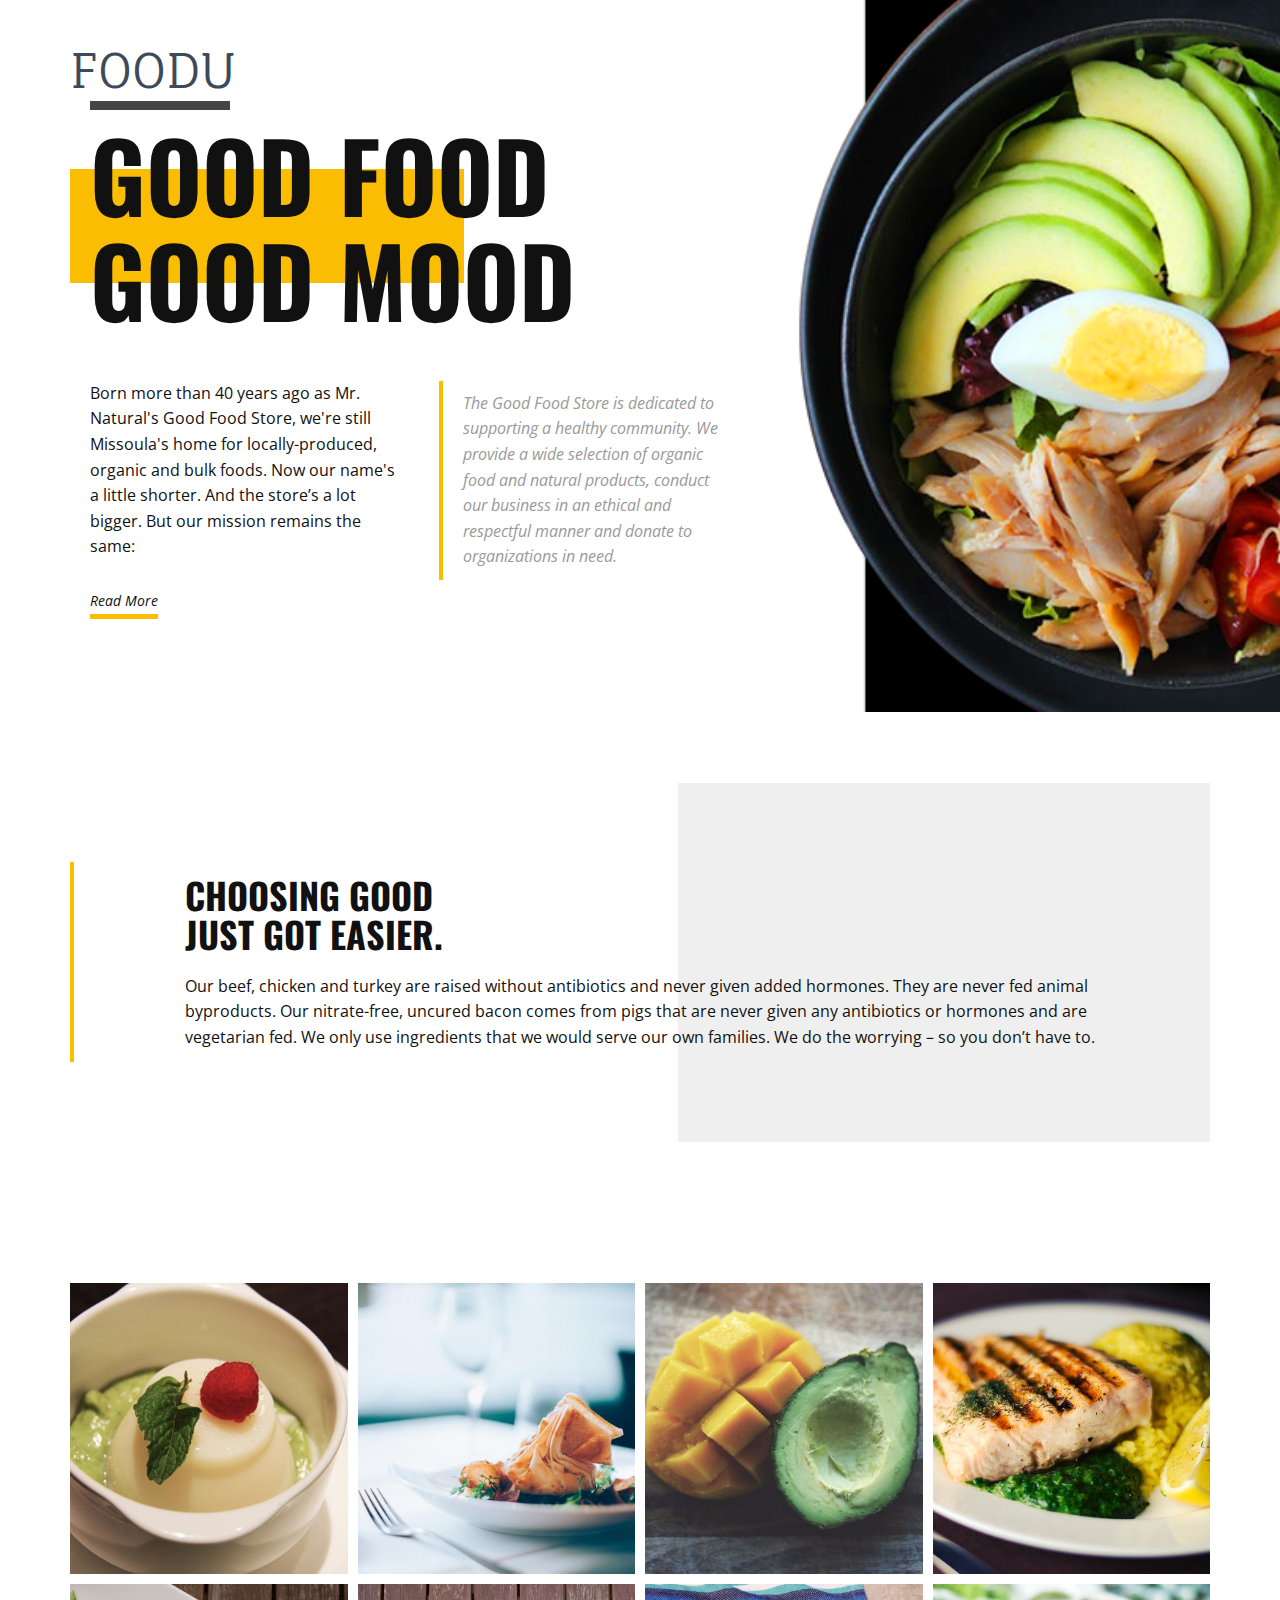
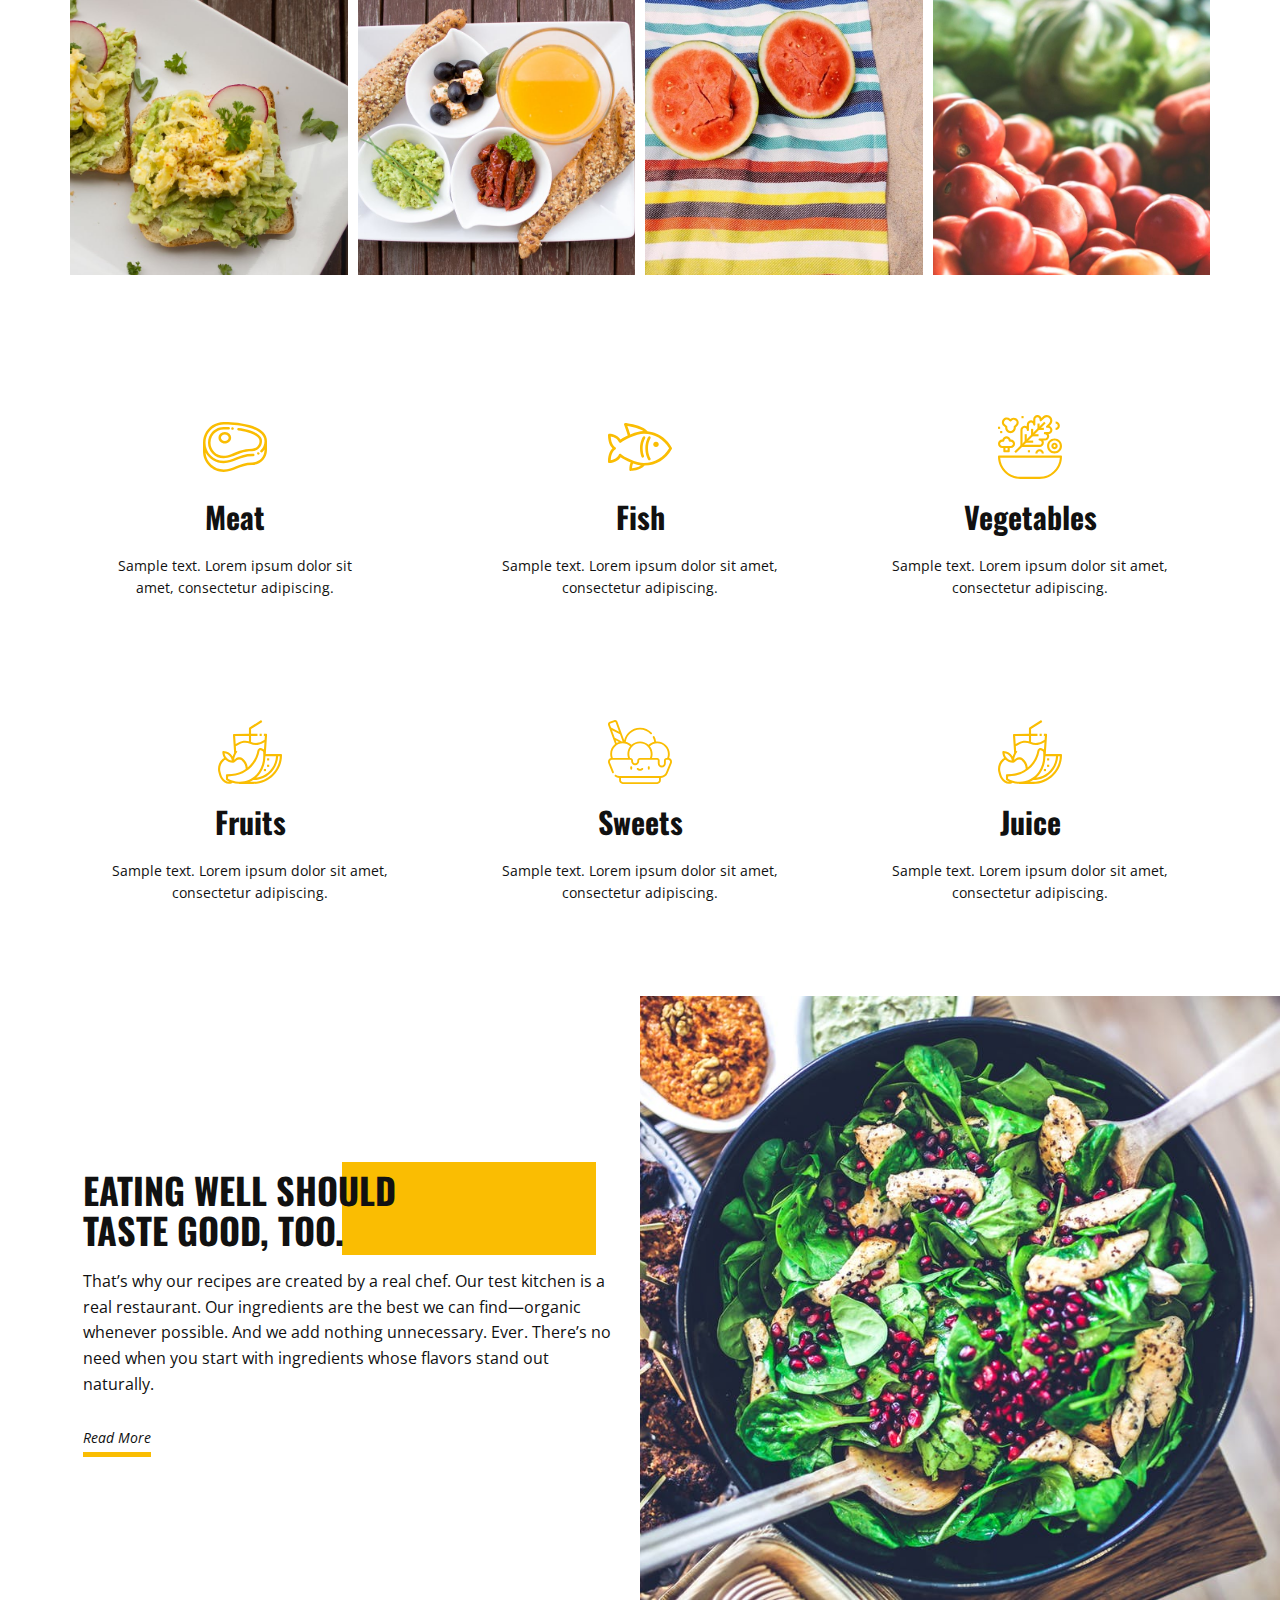
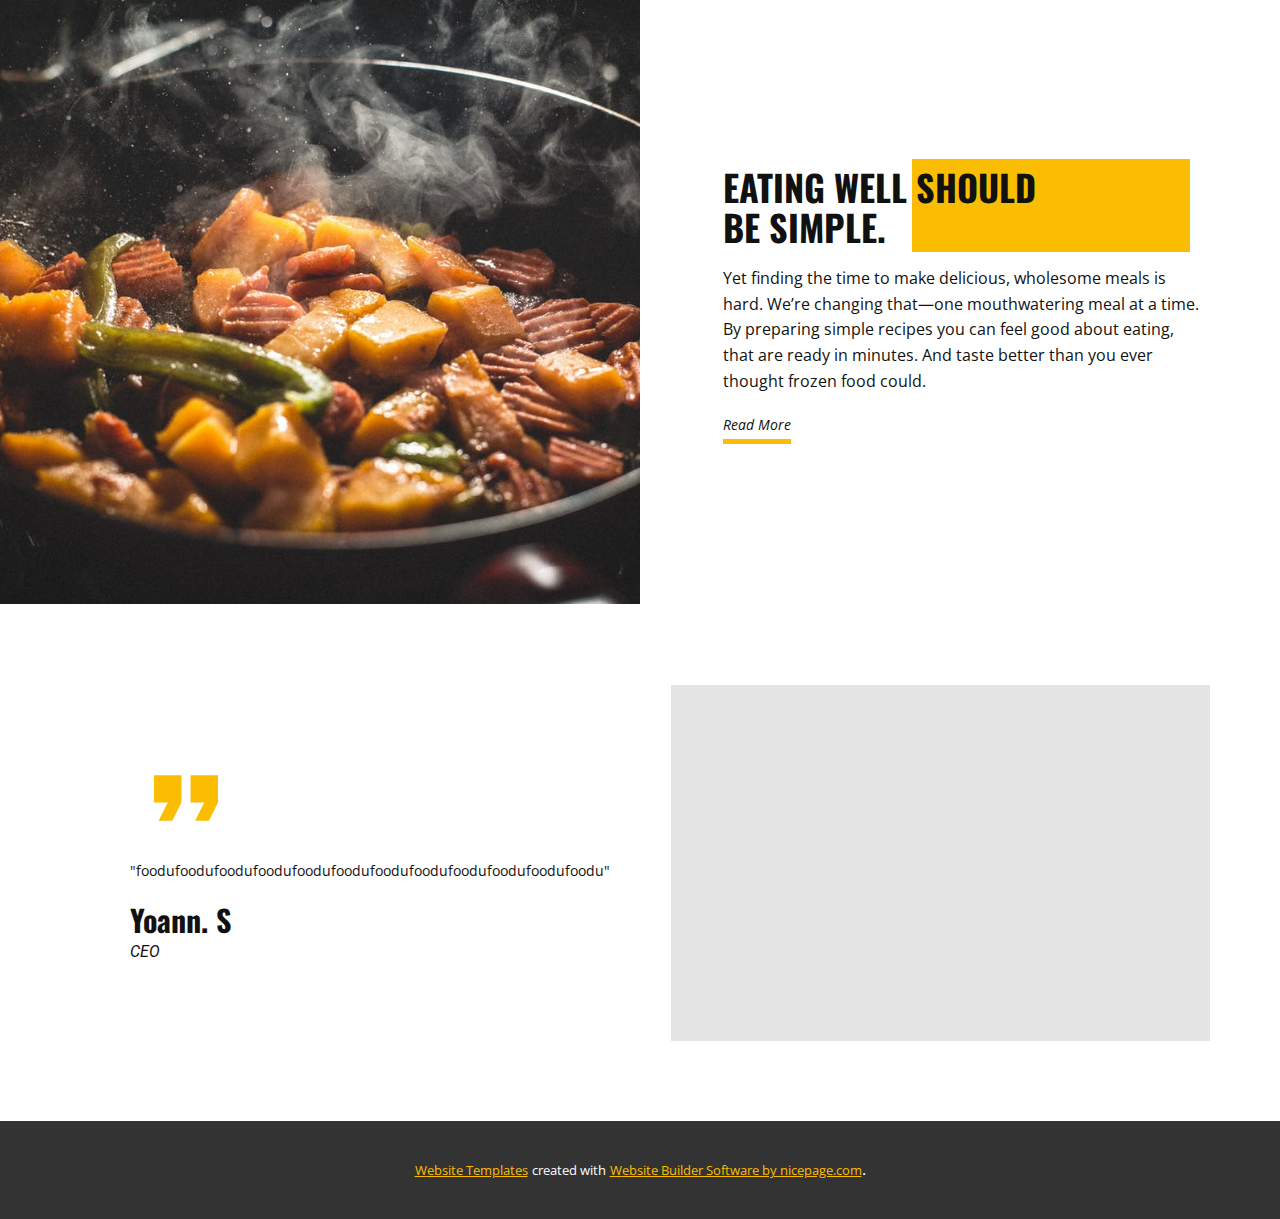
<file: FOODU.html>
<!DOCTYPE html>
<html style="font-size: 16px;" lang="en"><head>
    <meta name="viewport" content="width=device-width, initial-scale=1.0">
    <meta charset="utf-8">
    <meta name="keywords" content="GOOD FOOD
GOOD MOOD, CHOOSING GOOD
JUST GOT EASIER., EATING WELL SHOULD TASTE GOOD, TOO., EATING WELL SHOULDBE SIMPLE.">
    <meta name="description" content="">
    <title>FOODU</title>
    <link rel="stylesheet" href="nicepage.css" media="screen">
<link rel="stylesheet" href="FOODU.css" media="screen">
    <meta name="Foodu" content="foodu.com">
    <link id="u-theme-google-font" rel="stylesheet" href="https://fonts.googleapis.com/css?family=Roboto:100,100i,300,300i,400,400i,500,500i,700,700i,900,900i|Open+Sans:300,300i,400,400i,500,500i,600,600i,700,700i,800,800i">
    <link id="u-page-google-font" rel="stylesheet" href="https://fonts.googleapis.com/css?family=Oswald:200,300,400,500,600,700|Fauna+One:400">
      
    <script type="application/ld+json">{
		"@context": "http://schema.org",
		"@type": "Organization",
		"name": ""
}</script>
    <meta name="theme-color" content="#fabd02">
    <meta property="og:title" content="FOODU">
    <meta property="og:type" content="website">
  <meta data-intl-tel-input-cdn-path="intlTelInput/"></head>
  <body class="u-body u-xl-mode" data-lang="en"> 
    <section class="u-clearfix u-section-1" id="sec-5e06">
      <img src="images/d42af3f464955b038c7b12a3b7f259b6.png" alt="" class="u-expanded-height-lg u-expanded-height-md u-expanded-height-xl u-image u-image-default u-image-1" data-image-width="391" data-image-height="585">
      <h1 class="u-custom-font u-text u-text-default u-text-palette-2-dark-2 u-text-1">FOODU</h1>
      <div class="u-clearfix u-layout-wrap u-layout-wrap-1">
        <div class="u-layout" style="">
          <div class="u-layout-col" style="">
            <div class="u-size-30" style="">
              <div class="u-layout-row" style="">
                <div class="u-layout-cell u-left-cell u-right-cell u-size-60 u-layout-cell-1">
                  <div class="u-container-layout">
                    <div class="u-border-9 u-border-grey-dark-1 u-line u-line-horizontal u-line-1"></div>
                    <div class="u-palette-1-base u-shape u-shape-rectangle u-shape-1"></div>
                    <h1 class="u-custom-font u-font-oswald u-text u-title u-text-2">GOOD FOOD <br>GOOD MOOD&nbsp;<br>
                    </h1>
                  </div>
                </div>
              </div>
            </div>
            <div class="u-size-30">
              <div class="u-layout-row">
                <div class="u-layout-cell u-left-cell u-size-30 u-layout-cell-2">
                  <div class="u-container-layout">
                    <p class="u-text u-text-3">Born more than 40 years ago as Mr. Natural's Good Food Store, we're still Missoula's home for locally-produced, organic and bulk foods. Now our name's a little shorter. And the store’s a lot bigger. But our mission remains the same:</p>
                    <a href="#" class="u-border-5 u-border-palette-1-base u-link u-text-body-color u-link-1">Read More</a>
                  </div>
                </div>
                <div class="u-layout-cell u-right-cell u-size-30 u-layout-cell-3">
                  <div class="u-container-layout">
                    <blockquote class="u-custom-font u-text u-text-font u-text-grey-40 u-text-4">The Good Food Store is dedicated to supporting a healthy community. We provide a wide selection of organic food and natural products, conduct our business in an ethical and respectful manner and donate to organizations in need.</blockquote>
                  </div>
                </div>
              </div>
            </div>
          </div>
        </div>
      </div>
    </section>
    <section class="u-clearfix u-section-2" id="sec-4f2b">
      <div class="u-clearfix u-sheet u-sheet-1">
        <div class="u-align-left u-grey-10 u-opacity u-opacity-60 u-right-0 u-shape u-shape-1"></div>
        <div class="u-align-left u-group u-group-1">
          <div class="u-container-layout u-valign-middle u-container-layout-1">
            <h2 class="u-align-left-xs u-custom-font u-font-oswald u-text u-text-1">CHOOSING GOOD <br>JUST GOT EASIER.
            </h2>
            <p class="u-text u-text-2">Our beef, chicken and turkey are raised without antibiotics and never given added hormones. They are never fed animal byproducts. Our nitrate-free, uncured bacon comes from pigs that are never given any antibiotics or hormones and are vegetarian fed. We only use ingredients that we would serve our own families. We do the worrying – so you don’t have to.</p>
          </div>
        </div>
        <div class="u-align-left u-border-4 u-border-palette-1-base u-left-0 u-line u-line-vertical u-line-1"></div>
      </div>
    </section>
    <section class="u-clearfix u-section-3" id="sec-b7d1">
      <div class="u-clearfix u-sheet u-sheet-1">
        <div class="u-clearfix u-expanded-width u-gutter-10 u-layout-wrap u-layout-wrap-1">
          <div class="u-gutter-0 u-layout">
            <div class="u-layout-col">
              <div class="u-size-30">
                <div class="u-layout-row">
                  <div class="u-image u-layout-cell u-left-cell u-size-15 u-size-30-md u-image-1" data-image-width="1280" data-image-height="800">
                    <div class="u-container-layout"></div>
                  </div>
                  <div class="u-image u-layout-cell u-size-15 u-size-30-md u-image-2" data-image-width="1280" data-image-height="800">
                    <div class="u-container-layout"></div>
                  </div>
                  <div class="u-image u-layout-cell u-size-15 u-size-30-md u-image-3" data-image-width="1280" data-image-height="800">
                    <div class="u-container-layout"></div>
                  </div>
                  <div class="u-image u-layout-cell u-right-cell u-size-15 u-size-30-md u-image-4">
                    <div class="u-container-layout"></div>
                  </div>
                </div>
              </div>
              <div class="u-size-30">
                <div class="u-layout-row">
                  <div class="u-image u-layout-cell u-left-cell u-size-15 u-size-30-md u-image-5">
                    <div class="u-container-layout"></div>
                  </div>
                  <div class="u-image u-layout-cell u-size-15 u-size-30-md u-image-6">
                    <div class="u-container-layout"></div>
                  </div>
                  <div class="u-image u-layout-cell u-size-15 u-size-30-md u-image-7" data-image-width="1280" data-image-height="800">
                    <div class="u-container-layout"></div>
                  </div>
                  <div class="u-image u-layout-cell u-right-cell u-size-15 u-size-30-md u-image-8" data-image-width="1280" data-image-height="800">
                    <div class="u-container-layout"></div>
                  </div>
                </div>
              </div>
            </div>
          </div>
        </div>
      </div>
    </section>
    <section class="u-clearfix u-section-4" id="sec-9561">
      <div class="u-clearfix u-sheet u-sheet-1">
        <div class="u-clearfix u-expanded-width u-gutter-30 u-layout-wrap u-layout-wrap-1">
          <div class="u-gutter-0 u-layout">
            <div class="u-layout-col">
              <div class="u-size-30">
                <div class="u-layout-row">
                  <div class="u-layout-cell u-left-cell u-size-20 u-layout-cell-1">
                    <div class="u-container-layout u-container-layout-1"><span class="u-icon u-text-palette-1-base u-icon-1"><svg class="u-svg-link" preserveAspectRatio="xMidYMin slice" viewBox="0 0 512 512" style="undefined";><use xlink:href="#svg-7965"></use></svg><svg class="u-svg-content" viewBox="0 0 512 512" x="0px" y="0px" id="svg-7965" style="enable-background:new 0 0 512 512;"><g><g><path d="M468.467,125.688c-23.347-18.607-56.3-33.841-97.944-45.277c-80.091-21.994-170.408-24.368-205.522-24.368    C74.019,56.043,0,130.063,0,221.045v69.91c0,90.983,74.019,165.002,165.001,165.002c41.953,0,73.46-13.142,106.817-27.056    c34.496-14.389,70.165-29.267,120.331-29.267c66.086,0,119.851-53.766,119.851-119.851v-69.91    C512,177.034,497.353,148.71,468.467,125.688z M460.046,296.642c3.786,4.023,10.115,4.212,14.136,0.427    c6.782-6.386,12.748-13.501,17.818-21.162v3.876c0,55.059-44.793,99.851-99.851,99.851c-54.17,0-91.718,15.662-128.03,30.808    c-31.457,13.121-61.169,25.515-99.118,25.515c-76.82,0-139.869-60.053-144.693-135.678c28.08,51.073,82.409,85.766,144.693,85.766    c41.953,0,73.46-13.142,106.817-27.056c34.496-14.389,70.165-29.267,120.331-29.267c3.727,0,7.492-0.176,11.192-0.522    c5.499-0.515,9.539-5.39,9.024-10.889c-0.515-5.498-5.396-9.537-10.889-9.023c-3.083,0.288-6.22,0.435-9.327,0.435    c-54.17,0-91.718,15.662-128.03,30.808c-31.457,13.121-61.169,25.515-99.118,25.515c-79.954,0-145.001-65.047-145.001-145    c0-79.954,65.047-145.002,145.001-145.002c34.303,0,122.481,2.305,200.226,23.654C449.347,122.799,492,159.867,492,209.873    c0,27.295-11.492,53.769-31.528,72.633C456.451,286.292,456.26,292.621,460.046,296.642z"></path>
</g>
</g><g><g><path d="M451.823,303.025c-2.352-4.997-8.311-7.142-13.306-4.79c-0.072,0.033-0.167,0.08-0.238,0.115    c-4.939,2.47-6.941,8.477-4.472,13.416c1.752,3.504,5.284,5.53,8.953,5.53c1.482,0,2.986-0.331,4.404-1.028    C452.067,313.875,454.154,307.978,451.823,303.025z"></path>
</g>
</g><g><g><path d="M237.188,98.862l-0.515-0.042c-5.514-0.43-10.325,3.668-10.764,9.174c-0.439,5.505,3.668,10.324,9.173,10.764l0.511,0.04    c0.271,0.022,0.54,0.033,0.808,0.033c5.161,0,9.538-3.97,9.958-9.203C246.799,104.122,242.693,99.303,237.188,98.862z"></path>
</g>
</g><g><g><path d="M465.756,182.933c-9.919-19.604-31.989-36.546-65.599-50.354c-27.195-11.173-56.936-18.231-77.097-22.186    c-12.083-2.369-24.745-4.485-37.635-6.287c-5.467-0.772-10.523,3.048-11.289,8.519c-0.765,5.47,3.049,10.523,8.519,11.288    c12.53,1.752,24.829,3.807,36.556,6.107c68.69,13.471,115.599,36.048,128.699,61.94c2.752,5.441,4.09,11.3,4.09,17.912    c0,33.001-26.849,59.85-59.851,59.85c-33.368,0-65.771,5.453-99.061,16.672c-14.338,4.833-28.26,10.61-41.723,16.198    c-8.905,3.695-18.113,7.517-27.253,10.98c-23.065,8.742-40.744,12.472-59.111,12.472c-57.898,0-105.002-47.103-105.002-105    c0-57.898,47.104-105.002,105.002-105.002c11.295,0,22.762,0.214,34.08,0.636c1.921,0.071,3.844,0.148,5.768,0.233    c5.513,0.25,10.188-4.032,10.431-9.55c0.244-5.517-4.032-10.188-9.549-10.431c-1.97-0.087-3.94-0.166-5.906-0.239    C188.26,96.26,176.543,96.042,165,96.042c-68.926,0-125.002,56.075-125.002,125.002c0,68.925,56.075,125,125.002,125    c20.935,0,40.733-4.118,66.199-13.77c9.431-3.574,18.785-7.456,27.832-11.211c13.153-5.458,26.754-11.103,40.444-15.717    c31.198-10.514,61.512-15.625,92.674-15.625c44.03,0.002,79.851-35.819,79.851-79.848    C472,200.051,469.957,191.239,465.756,182.933z"></path>
</g>
</g><g><g><path d="M174.578,135.82c-27.956,0-50.701,20.625-50.701,45.977s22.745,45.977,50.701,45.977    c27.957,0,50.701-20.625,50.701-45.977S202.535,135.82,174.578,135.82z M174.578,207.773c-16.929,0-30.701-11.653-30.701-25.977    c0-14.323,13.772-25.977,30.701-25.977s30.701,11.653,30.701,25.977C205.279,196.12,191.507,207.773,174.578,207.773z"></path>
</g>
</g></svg></span>
                      <h3 class="u-align-center u-custom-font u-font-oswald u-text u-text-1">Meat</h3>
                      <p class="u-align-center u-text u-text-2">Sample text. Lorem ipsum dolor sit amet, consectetur adipiscing.</p>
                    </div>
                  </div>
                  <div class="u-layout-cell u-size-20 u-layout-cell-2">
                    <div class="u-container-layout"><span class="u-icon u-text-palette-1-base u-icon-2"><svg class="u-svg-link" preserveAspectRatio="xMidYMin slice" viewBox="0 0 511.997 511.997" style="undefined"><use xlink:href="#svg-b3a6"></use></svg><svg class="u-svg-content" viewBox="0 0 511.997 511.997" x="0px" y="0px" id="svg-b3a6" style="enable-background:new 0 0 511.997 511.997;"><g><g><g><path d="M510.646,261.469C468.003,185.134,397.9,138.456,315.733,129.806c-41.195-52.03-170.456-65.211-176.035-65.754     c-3.635-0.375-7.292,1.208-9.521,4.167c-2.24,2.938-2.792,6.833-1.458,10.281c12.673,32.896,25.656,70.313,29.092,85.621     c-23.473,10.741-43.99,22.163-57.217,31.681c-28.688-45.896-87.25-46.469-89.927-46.469C4.771,149.333,0,154.104,0,160     c0,61.802,21.542,92.823,35.948,106.667C21.542,280.51,0,311.531,0,373.333C0,379.229,4.771,384,10.667,384     c2.677,0,61.24-0.573,89.927-46.469c17.573,12.646,47.957,28.637,81.159,41.931c-7.337,11.867-11.086,30.742-11.086,57.871     c0,5.896,4.771,10.667,10.667,10.667c3.172,0,75.708-0.629,111.832-43.003c91.87-1.775,170.978-49.891,217.48-133.133     C512.448,268.635,512.448,264.698,510.646,261.469z M154.906,87.417c35.841,5.188,94.682,17.952,127.934,40.799     c-30.66,1.198-69.78,12.79-105.243,27.336C172.875,136.802,162.398,107.509,154.906,87.417z M192.25,426.052     c1.421-29.671,8.267-37.254,10.186-38.806c20.786,7.296,41.846,13.094,60.969,16.004     C240.266,419.531,208.723,424.598,192.25,426.052z M201.198,386.854l0.004-0.029c0.029,0.01,0.059,0.018,0.087,0.029     C201.229,386.846,201.262,386.863,201.198,386.854z M288,384c-62.333,0-164.25-51.177-183.125-70.49     c-2.021-2.073-4.781-3.208-7.625-3.208c-0.646,0-1.302,0.063-1.948,0.177c-3.49,0.646-6.438,3-7.844,6.26     c-14.396,33.385-48.25,42.5-65.844,44.99c3.333-66.844,34.969-84.708,36.594-85.573c3.51-1.802,5.677-5.438,5.729-9.385     c0.052-3.99-2.188-7.708-5.719-9.583c-1.427-0.76-33.25-18.5-36.604-85.521c17.583,2.573,51.562,11.823,65.844,44.927     c1.406,3.26,4.354,5.615,7.844,6.26c3.521,0.656,7.094-0.49,9.573-3.031c18.875-19.313,120.792-70.49,183.125-70.49     c84.219,0,157.167,42.677,201.042,117.333C445.167,341.323,372.219,384,288,384z"></path><path d="M320,266.666c0-49.083,19.365-79.146,19.563-79.448c3.229-4.917,1.875-11.521-3.021-14.771     c-4.896-3.229-11.5-1.906-14.75,2.969c-0.948,1.417-23.125,35.333-23.125,91.25c0,55.917,22.177,89.833,23.125,91.25     c2.052,3.083,5.438,4.75,8.885,4.75c2.031,0,4.083-0.583,5.906-1.792c4.906-3.271,6.229-9.885,2.958-14.792     C339.344,345.792,320,316.198,320,266.666z"></path><path d="M293.875,172.448c-4.906-3.229-11.49-1.906-14.75,2.969C278.177,176.833,256,210.75,256,266.666     c0,29.865,6.437,53.333,11.844,67.76c1.604,4.281,5.667,6.927,9.99,6.927c1.24,0,2.51-0.219,3.74-0.677     c5.521-2.063,8.313-8.208,6.25-13.729c-4.781-12.781-10.49-33.615-10.49-60.281c0-49.083,19.365-79.146,19.563-79.448     C300.125,182.302,298.771,175.698,293.875,172.448z"></path><circle cx="383.999" cy="234.665" r="21.333"></circle>
</g>
</g>
</g></svg></span>
                      <h3 class="u-align-center u-custom-font u-font-oswald u-text u-text-3">Fish</h3>
                      <p class="u-align-center u-text u-text-4">Sample text. Lorem ipsum dolor sit amet, consectetur adipiscing.</p>
                    </div>
                  </div>
                  <div class="u-layout-cell u-right-cell u-size-20 u-layout-cell-3">
                    <div class="u-container-layout"><span class="u-icon u-text-palette-1-base u-icon-3"><svg class="u-svg-link" preserveAspectRatio="xMidYMin slice" viewBox="0 0 512.001 512.001" style="undefined"><use xlink:href="#svg-a5da"></use></svg><svg class="u-svg-content" viewBox="0 0 512.001 512.001" x="0px" y="0px" id="svg-a5da" style="enable-background:new 0 0 512.001 512.001;"><g><g><path d="M503.45,324.28H8.55c-4.71,0-8.533,3.814-8.533,8.533c0,98.801,80.379,179.188,179.188,179.188h153.59    c98.801,0,179.188-80.387,179.188-179.188C511.983,328.094,508.169,324.28,503.45,324.28z M332.795,494.935h-153.59    c-86.531,0-157.447-68.143-161.901-153.59h477.391C490.242,426.792,419.326,494.935,332.795,494.935z"></path>
</g>
</g><g><g><path d="M435.223,119.545c0-0.623-0.009-1.246-0.068-2.193c-1.314-14.147-11.041-25.769-23.883-30.129l9.659-9.659    c16.75-16.408,18.431-42.655,3.771-61.188c-15.7-19.079-43.995-21.793-63.066-6.101c-1.084,0.896-2.133,1.843-3.183,2.893    l-10.495,10.649c-4.403-12.774-16.05-22.433-30.402-23.764c-18.9-1.032-34.899,13.473-35.914,32.262    c-0.034,0.623-0.043,1.246-0.043,1.86v13.081c-5.017-2.91-10.828-4.582-17.031-4.591c-0.614,0-1.246,0.017-2.193,0.068    c-18.243,1.698-32.279,17.373-31.972,35.547v11.605c-5.12-2.961-10.956-4.548-17.031-4.557c-0.614,0-1.237,0.017-2.184,0.068    c-18.252,1.698-32.288,17.373-31.981,35.548v126.541c0,4.719,3.823,8.533,8.533,8.533h145.057    c18.823,0,34.131-15.308,34.122-34.114c0-6.212-1.664-12.04-4.582-17.065h11.528c18.328,0.503,34.003-13.738,35.718-32.314    c0.367-6.946-1.374-13.516-4.667-19.096c7.662-0.853,14.753-4.241,20.282-9.753C431.647,137.242,435.214,128.675,435.223,119.545z     M413.148,131.593c-3.225,3.208-7.5,4.975-12.065,4.975c-0.009,0-0.017,0-0.026,0h-25.598c-4.719,0-8.533,3.823-8.533,8.533    s3.814,8.533,8.533,8.533l0.939,0.026c9.403,0.503,16.639,8.558,16.161,17.62c-0.87,9.403-8.848,16.682-18.55,16.485h-41.213    c-4.719,0-8.533,3.823-8.533,8.533s3.814,8.533,8.533,8.533c9.412,0,17.066,7.654,17.066,17.066s-7.654,17.066-17.066,17.066    H196.271V120.799c-0.162-9.446,7.091-17.526,16.161-18.38l0.93-0.026c9.395,0.008,17.031,7.654,17.04,17.04v0.06    c0,4.71,3.814,8.533,8.524,8.533c0.009,0,0.009,0,0.009,0c4.71,0,8.524-3.814,8.533-8.524v-0.008V78.135    c-0.162-9.446,7.091-17.526,16.161-18.38l0.922-0.026c9.403,0.017,17.04,7.662,17.049,17.057v0.051    c0,4.71,3.814,8.533,8.524,8.533c0.009,0,0.009,0,0.009,0c4.71,0,8.524-3.814,8.533-8.524v-0.009V34.174l0.026-0.947    c0.495-9.395,8.362-16.63,17.612-16.161c9.42,0.879,16.664,8.959,16.485,18.567v7.082c0,3.456,2.091,6.579,5.299,7.893    c3.183,1.314,6.886,0.563,9.309-1.911l23.149-23.491c0.631-0.623,1.28-1.212,1.954-1.766c11.809-9.71,29.31-8.021,38.935,3.652    c9.113,11.536,8.063,27.987-2.5,38.338l-22.441,22.441c-2.44,2.44-3.174,6.109-1.852,9.301c1.314,3.183,4.437,5.265,7.884,5.265    h7.082c0.179,0,0.307,0,0.452,0c9.318,0,17.236,7.185,18.072,16.161l0.026,0.939C418.148,124.093,416.374,128.376,413.148,131.593    z"></path>
</g>
</g><g><g><rect x="87.075" y="170.67" transform="matrix(0.7071 -0.7071 0.7071 0.7071 -51.7312 233.5161)" width="337.877" height="17.065"></rect>
</g>
</g><g><g><rect x="315.713" y="68.348" width="17.066" height="42.664"></rect>
</g>
</g><g><g><rect x="264.516" y="111.012" width="17.066" height="51.197"></rect>
</g>
</g><g><g><rect x="213.319" y="153.59" width="17.066" height="59.729"></rect>
</g>
</g><g><g><rect x="324.245" y="102.479" width="42.664" height="17.065"></rect>
</g>
</g><g><g><rect x="273.049" y="153.59" width="51.197" height="17.065"></rect>
</g>
</g><g><g><rect x="221.852" y="204.787" width="59.729" height="17.066"></rect>
</g>
</g><g><g><path d="M159.281,39.473c-0.008-0.017-0.026-0.034-0.034-0.051c-12.04-18.03-36.512-22.928-54.533-10.888    c-0.563,0.367-1.118,0.759-1.749,1.229l-3.072,2.338l-2.952-2.125C81.326,15.411,56.777,16,41.913,31.427    c-7.278,7.543-11.186,17.475-10.99,27.962c0.196,10.487,4.454,20.265,11.989,27.535c2.193,2.116,4.633,3.976,7.261,5.529    l7.185,5.615v4.369c0,23.525,19.139,42.664,42.664,42.664s42.664-19.148,42.655-42.672v-4.369l7.552-5.896    C166.568,79.765,170.536,56.616,159.281,39.473z M139.818,78.647l-10.922,8.533c-2.065,1.613-3.277,4.096-3.277,6.724v8.533    c0,14.113-11.485,25.598-25.598,25.598c-14.113,0-25.598-11.485-25.598-25.598v-8.533c0-2.628-1.203-5.111-3.277-6.724    l-10.922-8.533c-0.324-0.256-0.674-0.486-1.032-0.691c-1.604-0.913-3.089-2.022-4.42-3.311c-4.266-4.113-6.673-9.642-6.784-15.564    c-0.111-5.922,2.099-11.536,6.212-15.803c4.343-4.505,10.154-6.775,15.973-6.775c5.546,0,11.101,2.056,15.402,6.212    c0.29,0.273,0.597,0.538,0.93,0.776l8.533,6.144c3.038,2.193,7.159,2.142,10.146-0.128l8.994-6.766    c4.949-3.311,10.879-4.471,16.716-3.319c5.819,1.16,10.845,4.514,14.147,9.446C151.372,58.544,149.119,71.582,139.818,78.647z"></path>
</g>
</g><g><g><rect x="187.721" y="8.533" width="17.066" height="17.065"></rect>
</g>
</g><g><g><rect x="238.918" y="281.582" width="17.065" height="17.065"></rect>
</g>
</g><g><g><path d="M460.787,51.24v17.066c9.412,0,17.066,7.654,17.066,17.065s-7.654,17.066-17.066,17.066v17.065    c18.823,0,34.131-15.308,34.131-34.131C494.918,66.548,479.61,51.24,460.787,51.24z"></path>
</g>
</g><g><g><rect x="17.066" y="128.077" width="17.065" height="17.066"></rect>
</g>
</g><g><g><rect x="0.017" y="93.946" width="17.065" height="17.066"></rect>
</g>
</g><g><g><path d="M332.795,273.083c-18.823,0-34.131,15.308-34.131,34.131h17.066c0-9.412,7.654-17.066,17.065-17.066    c9.412,0,17.066,7.654,17.066,17.066h17.065C366.926,288.391,351.618,273.083,332.795,273.083z"></path>
</g>
</g><g><g><path d="M102.411,196.288h-1.075C97.53,181.586,84.159,170.69,68.28,170.69s-29.259,10.896-33.056,25.598h-1.075    c-18.823,0-34.131,15.308-34.131,34.131c0,18.823,15.308,34.131,34.131,34.131h68.262c18.823,0,34.131-15.308,34.131-34.131    C136.542,211.596,121.234,196.288,102.411,196.288z M102.411,247.493H34.148c-9.412,0-17.066-7.654-17.066-17.065    c0-9.412,7.654-17.066,17.066-17.066h8.533c4.71,0,8.533-3.823,8.533-8.533c0-9.412,7.654-17.065,17.066-17.065    s17.066,7.654,17.066,17.065c0,4.71,3.823,8.533,8.533,8.533h8.533c9.412,0,17.066,7.654,17.066,17.066    C119.476,239.84,111.822,247.493,102.411,247.493z"></path>
</g>
</g><g><g><path d="M85.345,247.485H51.214c-4.71,0-8.533,3.823-8.533,8.533v34.131c0,4.719,3.823,8.533,8.533,8.533h34.131    c4.71,0,8.533-3.814,8.533-8.533v-34.131C93.878,251.308,90.055,247.485,85.345,247.485z M76.812,281.616H59.747v-17.065h17.066    V281.616z"></path>
</g>
</g><g><g><path d="M452.254,221.887c-14.113,0-25.598,11.485-25.598,25.598s11.485,25.598,25.598,25.598    c14.113,0,25.598-11.485,25.598-25.598S466.367,221.887,452.254,221.887z M452.254,256.026c-4.71,0-8.533-3.831-8.533-8.533    c0-4.702,3.823-8.533,8.533-8.533s8.533,3.823,8.533,8.533C460.787,252.204,456.964,256.026,452.254,256.026z"></path>
</g>
</g><g><g><path d="M452.254,187.756c-32.928,0-59.729,26.793-59.729,59.729s26.801,59.729,59.729,59.729    c32.928,0,59.729-26.793,59.729-59.729S485.182,187.756,452.254,187.756z M452.254,290.157c-23.525,0-42.664-19.147-42.664-42.664    c0-23.525,19.139-42.664,42.664-42.664c23.525,0,42.664,19.139,42.664,42.664C494.918,271.018,475.779,290.157,452.254,290.157z"></path>
</g>
</g></svg></span>
                      <h3 class="u-align-center u-custom-font u-font-oswald u-text u-text-5">Vegetables</h3>
                      <p class="u-align-center u-text u-text-6">Sample text. Lorem ipsum dolor sit amet, consectetur adipiscing.</p>
                    </div>
                  </div>
                </div>
              </div>
              <div class="u-size-30">
                <div class="u-layout-row">
                  <div class="u-layout-cell u-left-cell u-size-20 u-layout-cell-4">
                    <div class="u-container-layout"><span class="u-icon u-text-palette-1-base u-icon-4"><svg class="u-svg-link" preserveAspectRatio="xMidYMin slice" viewBox="0 0 480.059 480.059" style="undefined"><use xlink:href="#svg-2e9a"></use></svg><svg class="u-svg-content" viewBox="0 0 480.059 480.059" x="0px" y="0px" id="svg-2e9a" style="enable-background:new 0 0 480.059 480.059;"><g><g><rect x="312.065" y="103.644" transform="matrix(1 -0.0054 0.0054 1 -0.5963 1.7244)" width="16" height="16"></rect>
</g>
</g><g><g><path d="M472.059,255.405h-113.6l9.6-143.472c0.14-2.216-0.639-4.392-2.152-6.016c-1.565-1.542-3.653-2.438-5.848-2.512l-16,0.088    l0.08,16h7.408l-1.912,28.616l-23.2,12.872c-24.16,13.333-53.163,14.608-78.4,3.448v-44.448l48.04-0.248l-0.08-16l-47.936,0.248    V67.797l84.296-53.6l-8.592-13.544l-88,56c-2.308,1.469-3.705,4.016-3.704,6.752v40.656l-111.96,0.576    c-4.418,0.025-7.979,3.628-7.954,8.046c0.001,0.164,0.007,0.327,0.018,0.49l8.904,133.52c-4.673,8.497-8.428,17.468-11.2,26.76    c-14.04-25.117-40.553-40.69-69.328-40.72c-4.418,0-8,3.582-8,8c-0.012,15.525,4.551,30.71,13.12,43.656    c-3.465,1.706-6.693,3.857-9.6,6.4l-2.32,2.048c-28.226,24.792-40.025,63.401-30.48,99.736l4.888,18.888    c6.135,23.72,20.805,44.343,41.2,57.92c17.587,11.805,40.327,12.688,58.776,2.28l-0.448-0.8    c14.976,4.431,30.431,7.042,46.032,7.776c1.6,0.08,3.2,0.08,4.856,0.112v0.656h105.496c119.187,0.106,215.894-96.428,216-215.616    c0-0.128,0-0.256,0-0.384C480.059,258.987,476.477,255.405,472.059,255.405z M355.402,275.765v-4.36h79.672    c-3.08,64.858-42.504,122.422-101.864,148.736c-14.812,6.548-30.486,10.942-46.544,13.048    c12.003-10.453,22.596-22.423,31.512-35.608C342.511,361.623,355.48,319.183,355.402,275.765z M232.059,120.061v38.68    c-26.24-7.274-54.285-3.992-78.136,9.144l-21.296,11.832l-3.936-59.128L232.059,120.061z M145.21,238.949l0.976-1.264    l-10.216-7.88l-2.168-32.408l27.856-15.528c24.373-13.474,53.674-14.661,79.056-3.2c29.996,13.57,64.639,12.176,93.448-3.76    l14.136-7.848l-3.584,53.792c-1.785-1.374-3.736-2.516-5.808-3.4l-11.952-4.984c-6.382-2.679-13.639-2.296-19.704,1.04    c-6.217,3.403-10.533,9.467-11.712,16.456c-8.482,49.146-34.087,93.704-72.28,125.776c-2.813-24.318-14.532-46.732-32.896-62.92    l-2.32-2.048c-16.149-14.377-40.405-14.718-56.952-0.8l-10.072,8.4C123.537,276.736,131.9,256.193,145.21,238.949z     M103.483,303.653c-28.245-3.892-50.452-26.099-54.344-54.344C77.378,253.211,99.58,275.413,103.483,303.653z M58.218,456.077    c-17.118-11.401-29.432-28.713-34.584-48.624l-4.896-18.88c-8.008-30.52,1.919-62.945,25.64-83.752v0l2.32-2.048    c2.841-2.423,6.142-4.249,9.704-5.368c14.832,14.623,34.828,22.814,55.656,22.8c0.51-0.052,1.014-0.154,1.504-0.304    c4.548-0.291,8.89-2.007,12.408-4.904l15.32-12.8c10.5-8.825,25.886-8.604,36.128,0.52l2.32,2.048    c17.954,15.814,28.227,38.595,28.192,62.52c-31.124,21.833-67.561,34.864-105.472,37.72l-35.432,2.664    c-4.182,0.315-7.412,3.806-7.4,8v29.144c0.009,2.849,1.532,5.479,4,6.904l1.112,0.656c6.547,3.801,13.311,7.218,20.256,10.232    C75.579,463.65,66.097,461.338,58.218,456.077z M154.459,462.653l-0.008,0.008c-27.651-1.316-54.622-9.015-78.8-22.496v-17.096    l28-2.112c104.155-7.794,189.704-85.347,207.648-188.24c0.354-2.189,1.697-4.092,3.64-5.16c1.797-1,3.955-1.115,5.848-0.312    l11.952,4.992c4.023,1.667,6.643,5.597,6.632,9.952v33.6c0.071,40.226-11.941,79.546-34.48,112.864    C271.247,438.055,214.126,466.154,154.459,462.653z M264.059,463.405h-25.496c8.837-3.804,17.362-8.295,25.496-13.432v0.744    c26.051,0.049,51.82-5.386,75.632-15.952c65.139-28.881,108.293-92.172,111.384-163.36h12.824    C459.71,378.712,371.447,463.513,264.059,463.405z"></path>
</g>
</g><g><g><rect x="368.059" y="287.405" width="16" height="16"></rect>
</g>
</g><g><g><rect x="344.059" y="367.405" width="16" height="16"></rect>
</g>
</g><g><g><rect x="368.059" y="335.405" width="16" height="16"></rect>
</g>
</g></svg></span>
                      <h3 class="u-align-center u-custom-font u-font-oswald u-text u-text-7">Fruits</h3>
                      <p class="u-align-center u-text u-text-8">Sample text. Lorem ipsum dolor sit amet, consectetur adipiscing.</p>
                    </div>
                  </div>
                  <div class="u-layout-cell u-size-20 u-layout-cell-5">
                    <div class="u-container-layout"><span class="u-icon u-text-palette-1-base u-icon-5"><svg class="u-svg-link" preserveAspectRatio="xMidYMin slice" viewBox="0 0 511.999 511.999" style="undefined"><use xlink:href="#svg-49cb"></use></svg><svg class="u-svg-content" viewBox="0 0 511.999 511.999" x="0px" y="0px" id="svg-49cb" style="enable-background:new 0 0 511.999 511.999;"><g><g><g><path d="M333.755,390.024v-11.66c0-4.143-3.358-7.5-7.5-7.5c-4.142,0-7.5,3.357-7.5,7.5v11.66c0,4.142,3.358,7.5,7.5,7.5     C330.397,397.524,333.755,394.167,333.755,390.024z"></path><path d="M193.27,390.024v-11.66c0-4.143-3.358-7.5-7.5-7.5c-4.142,0-7.5,3.357-7.5,7.5v11.66c0,4.142,3.358,7.5,7.5,7.5     C189.912,397.524,193.27,394.167,193.27,390.024z"></path><path d="M256.013,406.476c9.266,0,18.077-4.013,24.174-11.009c2.721-3.123,2.396-7.86-0.727-10.582     c-3.124-2.721-7.86-2.396-10.582,0.727c-3.247,3.727-7.937,5.864-12.865,5.864c-4.928,0-9.618-2.138-12.865-5.864     c-2.722-3.122-7.458-3.447-10.582-0.727c-3.122,2.722-3.448,7.459-0.727,10.582C237.936,402.465,246.747,406.476,256.013,406.476     z"></path><path d="M506.747,316.856c-4.226-6.272-10.534-10.668-17.668-12.536c3.552-10.404,5.352-21.281,5.352-32.461     c0-55.526-45.174-100.7-100.701-100.7c-3.108,0-6.201,0.154-9.273,0.439c-2.094-13.519-6.283-26.531-12.51-38.773     c-1.879-3.692-6.395-5.164-10.085-3.284c-3.692,1.878-5.163,6.393-3.285,10.085c5.535,10.881,9.249,22.451,11.09,34.473     c-16.684,4.122-32.174,12.467-44.829,24.323c-18.019-16.897-42.232-27.263-68.825-27.263c-26.593,0-50.806,10.366-68.825,27.263     c-12.655-11.856-28.145-20.201-44.827-24.323c3.963-25.801,16.609-49.492,36.059-67.287     c21.234-19.426,48.79-30.124,77.593-30.124c31.807,0,61.401,12.697,83.331,35.751c2.855,3.001,7.603,3.119,10.603,0.266     c3.002-2.855,3.12-7.603,0.265-10.604c-24.79-26.062-58.244-40.413-94.2-40.413c-32.559,0-63.711,12.095-87.717,34.056     c-19.495,17.833-32.943,40.914-38.865,66.254L75.588,14.069C73.636,8.707,69.712,4.424,64.54,2.012     C59.368-0.398,53.566-0.652,48.203,1.3L14.079,13.721c-5.363,1.952-9.645,5.875-12.057,11.047     C-0.39,29.94-0.644,35.742,1.308,41.105l55.096,151.374c-23.607,18.446-38.81,47.17-38.81,79.382     c0,11.18,1.8,22.057,5.352,32.459c-7.135,1.868-13.443,6.263-17.669,12.536c-5.713,8.48-6.832,19.201-2.99,28.678l30.666,75.664     c1.556,3.839,5.929,5.689,9.768,4.134c3.838-1.557,5.689-5.93,4.133-9.769l-30.667-75.664     c-1.993-4.917-1.436-10.262,1.529-14.662c2.964-4.401,7.708-6.925,13.014-6.925h2.85c0.009,0,0.018,0.002,0.028,0.002     c0.012,0,0.025-0.002,0.037-0.002h146.88c2.526,0,4.582,2.056,4.582,4.582v6.409c0,17.746,14.438,32.183,32.183,32.183     s32.183-14.438,32.183-32.183v-6.409c0-2.526,2.056-4.582,4.582-4.582h86.604c0.012,0,0.024,0.002,0.037,0.002     c0.009,0,0.018-0.002,0.028-0.002h53.005c2.526,0,4.582,2.056,4.582,4.582v24.82c0,17.746,14.438,32.183,32.183,32.183     s32.184-14.438,32.184-32.183v-24.82c0-2.526,2.056-4.582,4.582-4.582h11.118c0.012,0,0.025,0.002,0.037,0.002     c0.009,0,0.018-0.002,0.027-0.002h2.85c5.306,0,10.05,2.523,13.014,6.925c2.965,4.4,3.522,9.745,1.529,14.662l-32.496,80.177     c-6.962,17.177-23.435,28.275-41.968,28.275H90.651c-9.358,0-18.354-2.842-26.014-8.218c-3.389-2.376-8.068-1.559-10.447,1.832     c-2.379,3.39-1.56,8.067,1.831,10.447c9.726,6.825,21.07,10.573,32.906,10.906v19.625c0,16.022,13.035,29.058,29.057,29.058     h276.056c16.022,0,29.057-13.035,29.057-29.058v-19.625c23.965-0.671,45.095-15.277,54.145-37.607l32.495-80.177     C513.579,336.058,512.461,325.337,506.747,316.856z M15.404,35.974c-0.582-1.598-0.506-3.326,0.212-4.867     c0.719-1.541,1.995-2.71,3.593-3.291l34.125-12.421c1.597-0.583,3.327-0.505,4.867,0.212c1.541,0.719,2.71,1.994,3.292,3.593     l27.088,74.423l-64.29-33.236L15.404,35.974z M54.009,142.04l-22.15-60.854l64.29,33.235l20.658,56.758     c-1.994,0.029-3.975,0.112-5.939,0.256L54.009,142.04z M87.195,176.081c-6.27,2.041-12.272,4.681-17.938,7.853l-7.678-21.096     L87.195,176.081z M38.551,303.312c-3.955-9.995-5.958-20.553-5.958-31.452c0-47.255,38.445-85.701,85.702-85.701     c21.848,0,42.907,8.423,58.736,23.302c-13.593,17.168-21.72,38.851-21.72,62.399c0,10.818,1.687,21.354,5.015,31.452H38.551z      M335.756,303.312h-81.699c-10.797,0-19.582,8.784-19.582,19.582v6.409c0,9.475-7.708,17.184-17.184,17.184     c-9.476,0-17.184-7.709-17.184-17.184v-6.409c0-10.798-8.785-19.582-19.582-19.582h-4.257     c-3.955-9.996-5.958-20.553-5.958-31.452c0-47.255,38.445-85.701,85.702-85.701c47.256,0,85.702,38.445,85.702,85.701     C341.713,282.759,339.71,293.316,335.756,303.312z M473.473,303.312h-6.213c-10.797,0-19.582,8.784-19.582,19.582v24.82     c0,9.475-7.708,17.184-17.184,17.184s-17.184-7.709-17.184-17.184v-24.82c0-10.798-8.785-19.582-19.582-19.582h-42.031     c3.328-10.099,5.015-20.634,5.015-31.452c0-23.548-8.127-45.23-21.72-62.399c15.829-14.879,36.888-23.302,58.736-23.302     c47.256,0,85.702,38.445,85.702,85.701C479.432,282.759,477.428,293.317,473.473,303.312z M408.097,482.942     c0,7.751-6.306,14.058-14.057,14.058H117.985c-7.751,0-14.057-6.307-14.057-14.058V463.35h304.169V482.942z"></path>
</g>
</g>
</g></svg></span>
                      <h3 class="u-align-center u-custom-font u-font-oswald u-text u-text-9">Sweets</h3>
                      <p class="u-align-center u-text u-text-10">Sample text. Lorem ipsum dolor sit amet, consectetur adipiscing.</p>
                    </div>
                  </div>
                  <div class="u-layout-cell u-right-cell u-size-20 u-layout-cell-6">
                    <div class="u-container-layout"><span class="u-icon u-text-palette-1-base u-icon-6"><svg class="u-svg-link" preserveAspectRatio="xMidYMin slice" viewBox="0 0 480.059 480.059" style="undefined"><use xlink:href="#svg-28f4"></use></svg><svg class="u-svg-content" viewBox="0 0 480.059 480.059" x="0px" y="0px" id="svg-28f4" style="enable-background:new 0 0 480.059 480.059;"><g><g><rect x="312.065" y="103.644" transform="matrix(1 -0.0054 0.0054 1 -0.5963 1.7244)" width="16" height="16"></rect>
</g>
</g><g><g><path d="M472.059,255.405h-113.6l9.6-143.472c0.14-2.216-0.639-4.392-2.152-6.016c-1.565-1.542-3.653-2.438-5.848-2.512l-16,0.088    l0.08,16h7.408l-1.912,28.616l-23.2,12.872c-24.16,13.333-53.163,14.608-78.4,3.448v-44.448l48.04-0.248l-0.08-16l-47.936,0.248    V67.797l84.296-53.6l-8.592-13.544l-88,56c-2.308,1.469-3.705,4.016-3.704,6.752v40.656l-111.96,0.576    c-4.418,0.025-7.979,3.628-7.954,8.046c0.001,0.164,0.007,0.327,0.018,0.49l8.904,133.52c-4.673,8.497-8.428,17.468-11.2,26.76    c-14.04-25.117-40.553-40.69-69.328-40.72c-4.418,0-8,3.582-8,8c-0.012,15.525,4.551,30.71,13.12,43.656    c-3.465,1.706-6.693,3.857-9.6,6.4l-2.32,2.048c-28.226,24.792-40.025,63.401-30.48,99.736l4.888,18.888    c6.135,23.72,20.805,44.343,41.2,57.92c17.587,11.805,40.327,12.688,58.776,2.28l-0.448-0.8    c14.976,4.431,30.431,7.042,46.032,7.776c1.6,0.08,3.2,0.08,4.856,0.112v0.656h105.496c119.187,0.106,215.894-96.428,216-215.616    c0-0.128,0-0.256,0-0.384C480.059,258.987,476.477,255.405,472.059,255.405z M355.402,275.765v-4.36h79.672    c-3.08,64.858-42.504,122.422-101.864,148.736c-14.812,6.548-30.486,10.942-46.544,13.048    c12.003-10.453,22.596-22.423,31.512-35.608C342.511,361.623,355.48,319.183,355.402,275.765z M232.059,120.061v38.68    c-26.24-7.274-54.285-3.992-78.136,9.144l-21.296,11.832l-3.936-59.128L232.059,120.061z M145.21,238.949l0.976-1.264    l-10.216-7.88l-2.168-32.408l27.856-15.528c24.373-13.474,53.674-14.661,79.056-3.2c29.996,13.57,64.639,12.176,93.448-3.76    l14.136-7.848l-3.584,53.792c-1.785-1.374-3.736-2.516-5.808-3.4l-11.952-4.984c-6.382-2.679-13.639-2.296-19.704,1.04    c-6.217,3.403-10.533,9.467-11.712,16.456c-8.482,49.146-34.087,93.704-72.28,125.776c-2.813-24.318-14.532-46.732-32.896-62.92    l-2.32-2.048c-16.149-14.377-40.405-14.718-56.952-0.8l-10.072,8.4C123.537,276.736,131.9,256.193,145.21,238.949z     M103.483,303.653c-28.245-3.892-50.452-26.099-54.344-54.344C77.378,253.211,99.58,275.413,103.483,303.653z M58.218,456.077    c-17.118-11.401-29.432-28.713-34.584-48.624l-4.896-18.88c-8.008-30.52,1.919-62.945,25.64-83.752v0l2.32-2.048    c2.841-2.423,6.142-4.249,9.704-5.368c14.832,14.623,34.828,22.814,55.656,22.8c0.51-0.052,1.014-0.154,1.504-0.304    c4.548-0.291,8.89-2.007,12.408-4.904l15.32-12.8c10.5-8.825,25.886-8.604,36.128,0.52l2.32,2.048    c17.954,15.814,28.227,38.595,28.192,62.52c-31.124,21.833-67.561,34.864-105.472,37.72l-35.432,2.664    c-4.182,0.315-7.412,3.806-7.4,8v29.144c0.009,2.849,1.532,5.479,4,6.904l1.112,0.656c6.547,3.801,13.311,7.218,20.256,10.232    C75.579,463.65,66.097,461.338,58.218,456.077z M154.459,462.653l-0.008,0.008c-27.651-1.316-54.622-9.015-78.8-22.496v-17.096    l28-2.112c104.155-7.794,189.704-85.347,207.648-188.24c0.354-2.189,1.697-4.092,3.64-5.16c1.797-1,3.955-1.115,5.848-0.312    l11.952,4.992c4.023,1.667,6.643,5.597,6.632,9.952v33.6c0.071,40.226-11.941,79.546-34.48,112.864    C271.247,438.055,214.126,466.154,154.459,462.653z M264.059,463.405h-25.496c8.837-3.804,17.362-8.295,25.496-13.432v0.744    c26.051,0.049,51.82-5.386,75.632-15.952c65.139-28.881,108.293-92.172,111.384-163.36h12.824    C459.71,378.712,371.447,463.513,264.059,463.405z"></path>
</g>
</g><g><g><rect x="368.059" y="287.405" width="16" height="16"></rect>
</g>
</g><g><g><rect x="344.059" y="367.405" width="16" height="16"></rect>
</g>
</g><g><g><rect x="368.059" y="335.405" width="16" height="16"></rect>
</g>
</g></svg></span>
                      <h3 class="u-align-center u-custom-font u-font-oswald u-text u-text-11">Juice</h3>
                      <p class="u-align-center u-text u-text-12">Sample text. Lorem ipsum dolor sit amet, consectetur adipiscing.</p>
                    </div>
                  </div>
                </div>
              </div>
            </div>
          </div>
        </div>
      </div>
    </section>
    <section class="u-clearfix u-section-5" id="sec-ad54">
      <div class="u-clearfix u-expanded-width u-layout-wrap u-layout-wrap-1">
        <div class="u-layout">
          <div class="u-layout-row">
            <div class="u-layout-cell u-left-cell u-size-30 u-layout-cell-1">
              <div class="u-container-layout">
                <div class="u-palette-1-base u-shape u-shape-rectangle u-shape-1"></div>
                <h2 class="u-custom-font u-font-oswald u-text u-text-1">EATING WELL SHOULD TASTE GOOD, TOO.</h2>
                <p class="u-text u-text-2">That’s why our recipes are created by a real chef. Our test kitchen is a real restaurant. Our ingredients are the best we can find—organic whenever possible. And we add nothing unnecessary. Ever. There’s no need when you start with ingredients whose flavors stand out naturally.</p>
                <a href="#" class="u-border-5 u-border-palette-1-base u-link u-text-body-color u-link-1">Read More</a>
              </div>
            </div>
            <div class="u-image u-layout-cell u-right-cell u-size-30 u-image-1">
              <div class="u-container-layout"></div>
            </div>
          </div>
        </div>
      </div>
    </section>
    <section class="u-clearfix u-section-6" id="sec-1210">
      <div class="u-clearfix u-expanded-width u-layout-wrap u-layout-wrap-1">
        <div class="u-layout">
          <div class="u-layout-row">
            <div class="u-image u-layout-cell u-right-cell u-size-30 u-image-1">
              <div class="u-container-layout"></div>
            </div>
            <div class="u-align-left u-layout-cell u-left-cell u-size-30 u-layout-cell-2">
              <div class="u-container-layout">
                <div class="u-palette-1-base u-shape u-shape-rectangle u-shape-1"></div>
                <h2 class="u-custom-font u-font-oswald u-text u-text-1">EATING WELL SHOULD<br>BE SIMPLE.
                </h2>
                <p class="u-text u-text-2">Yet finding the time to make delicious, wholesome meals is hard. We’re changing that—one mouthwatering meal at a time. By preparing simple recipes you can feel good about eating, that are ready in minutes. And taste better than you ever thought frozen food could.</p>
                <a href="#" class="u-border-5 u-border-palette-1-base u-link u-text-body-color u-link-1">Read More</a>
              </div>
            </div>
          </div>
        </div>
      </div>
    </section>
    <section class="u-clearfix u-section-7" id="sec-7ca2">
      <div class="u-clearfix u-sheet u-sheet-1">
        <div class="u-grey-10 u-shape u-shape-rectangle u-shape-1"></div>
        <div class="u-align-left u-group u-group-1">
          <div class="u-container-layout u-valign-middle u-container-layout-1"><span class="u-align-left u-icon u-text-palette-1-base u-icon-1"><svg class="u-svg-link" preserveAspectRatio="xMidYMin slice" viewBox="0 0 298.667 298.667" style="undefined"><use xlink:href="#svg-60fd"></use></svg><svg class="u-svg-content" viewBox="0 0 298.667 298.667" x="0px" y="0px" id="svg-60fd" style="enable-background:new 0 0 298.667 298.667;"><g><polygon points="0,170.667 64,170.667 21.333,256 85.333,256 128,170.667 128,42.667 0,42.667"></polygon><polygon points="170.667,42.667 170.667,170.667 234.667,170.667 192,256 256,256 298.667,170.667 298.667,42.667"></polygon>
</g></svg></span>
            <p class="u-small-text u-text u-text-1">"foodufoodufoodufoodufoodufoodufoodufoodufoodufoodufoodufoodu"</p>
            <h5 class="u-custom-font u-font-oswald u-text u-text-2">Yoann. S</h5>
            <h6 class="u-text u-text-3">CEO</h6>
          </div>
        </div>
      </div>
    </section>
    
    <section class="u-backlink u-clearfix u-grey-80">
      <a class="u-link" href="https://nicepage.com/website-templates" target="_blank">
        <span>Website Templates</span>
      </a>
      <p class="u-text">
        <span>created with</span>
      </p>
      <a class="u-link" href="" target="_blank">
        <span>Website Builder Software by nicepage.com</span>
      </a>. 
    </section>
  
</body></html>
</file>
<file: FOODU.css>
.u-section-1 {
  min-height: 712px;
}

.u-section-1 .u-image-1 {
  width: calc(((100% - 1140px) / 2) + 414px);
  left: auto;
  right: 0;
}

.u-section-1 .u-text-1 {
  background-image: none;
  font-family: "Fauna One";
  margin: 45px auto 0 calc(((100% - 1140px) / 2));
}

.u-section-1 .u-layout-wrap-1 {
  width: 698px;
  margin: -22px auto 60px calc(((100% - 1140px) / 2));
}

.u-section-1 .u-layout-cell-1 {
  min-height: 280px;
}

.u-section-1 .u-line-1 {
  width: 140px;
  height: 9px;
  transform-origin: left center 0;
  margin: 25px auto 0 20px;
}

.u-section-1 .u-shape-1 {
  width: 394px;
  height: 114px;
  margin: 59px auto 0 0;
}

.u-section-1 .u-text-2 {
  font-weight: 700;
  font-size: 6rem;
  margin: -162px 20px 0;
}

.u-section-1 .u-layout-cell-2 {
  min-height: 260px;
}

.u-section-1 .u-text-3 {
  position: relative;
  margin: 25px 20px 0;
}

.u-section-1 .u-link-1 {
  position: relative;
  padding-bottom: 2px;
  font-size: 0.875rem;
  font-style: italic;
  margin: 30px 20px 25px;
}

.u-section-1 .u-layout-cell-3 {
  min-height: 260px;
  background-image: none;
}

.u-section-1 .u-text-4 {
  position: relative;
  margin: 25px 20px;
}

@media (max-width: 1199px) {
  .u-section-1 .u-image-1 {
    width: calc(((100% - 940px) / 2) + 341px);
  }

  .u-section-1 .u-text-1 {
    margin-left: calc(((100% - 940px) / 2));
  }

  .u-section-1 .u-layout-wrap-1 {
    width: 576px;
    margin-left: calc(((100% - 940px) / 2));
  }

  .u-section-1 .u-line-1 {
    width: 116px;
    margin-left: 16px;
  }

  .u-section-1 .u-shape-1 {
    width: 325px;
  }

  .u-section-1 .u-text-2 {
    margin-left: 16px;
    margin-right: 16px;
  }

  .u-section-1 .u-text-3 {
    margin-left: 16px;
    margin-right: 16px;
  }

  .u-section-1 .u-link-1 {
    margin-left: 16px;
    margin-right: 16px;
  }

  .u-section-1 .u-text-4 {
    margin-left: 16px;
    margin-right: 16px;
  }
}

@media (max-width: 991px) {
   .u-section-1 {
    min-height: 372px;
  }

  .u-section-1 .u-image-1 {
    width: calc(((100% - 720px) / 2) + 261px);
  }

  .u-section-1 .u-text-1 {
    margin-left: calc(((100% - 720px) / 2));
  }

  .u-section-1 .u-layout-wrap-1 {
    width: 441px;
    margin-left: calc(((100% - 720px) / 2));
  }

  .u-section-1 .u-layout-cell-1 {
    min-height: 100px;
  }

  .u-section-1 .u-line-1 {
    width: 89px;
    margin-left: 13px;
  }

  .u-section-1 .u-shape-1 {
    width: 249px;
  }

  .u-section-1 .u-text-2 {
    margin-left: 13px;
    margin-right: 13px;
  }

  .u-section-1 .u-layout-cell-2 {
    min-height: 100px;
  }

  .u-section-1 .u-text-3 {
    margin-left: 13px;
    margin-right: 13px;
  }

  .u-section-1 .u-link-1 {
    margin-left: 13px;
    margin-right: 13px;
  }

  .u-section-1 .u-layout-cell-3 {
    min-height: 100px;
  }

  .u-section-1 .u-text-4 {
    margin-left: 13px;
    margin-right: 13px;
  }
}

@media (max-width: 767px) {
   .u-section-1 {
    min-height: 472px;
  }

  .u-section-1 .u-image-1 {
    width: calc(((100% - 540px) / 2) + 245px);
    height: 1047px;
    left: auto;
    bottom: auto;
    right: auto;
    top: auto;
  }

  .u-section-1 .u-text-1 {
    margin-left: calc(((100% - 540px) / 2));
  }

  .u-section-1 .u-layout-wrap-1 {
    width: 413px;
    margin-left: calc(((100% - 540px) / 2));
  }

  .u-section-1 .u-line-1 {
    width: 83px;
    margin-left: 9px;
  }

  .u-section-1 .u-shape-1 {
    width: 233px;
  }

  .u-section-1 .u-text-2 {
    margin-left: 9px;
    margin-right: 9px;
  }

  .u-section-1 .u-text-3 {
    margin-left: 9px;
    margin-right: 9px;
  }

  .u-section-1 .u-link-1 {
    margin-left: 9px;
    margin-right: 9px;
  }

  .u-section-1 .u-text-4 {
    margin-left: 9px;
    margin-right: 9px;
  }
}

@media (max-width: 575px) {
  .u-section-1 .u-image-1 {
    width: calc(((100% - 340px) / 2) + 206px);
  }

  .u-section-1 .u-text-1 {
    margin-left: calc(((100% - 340px) / 2));
  }

  .u-section-1 .u-layout-wrap-1 {
    width: 340px;
    margin-left: calc(((100% - 340px) / 2));
  }

  .u-section-1 .u-line-1 {
    width: 70px;
    margin-left: 6px;
  }

  .u-section-1 .u-shape-1 {
    width: 196px;
  }

  .u-section-1 .u-text-2 {
    margin-left: 6px;
    margin-right: 6px;
  }

  .u-section-1 .u-text-3 {
    margin-left: 6px;
    margin-right: 6px;
  }

  .u-section-1 .u-link-1 {
    margin-left: 6px;
    margin-right: 6px;
  }

  .u-section-1 .u-text-4 {
    margin-left: 6px;
    margin-right: 6px;
  }
}.u-section-2 .u-sheet-1 {
  min-height: 501px;
}

.u-section-2 .u-shape-1 {
  height: 359px;
  width: 532px;
  margin: 71px 0 0 608px;
}

.u-section-2 .u-group-1 {
  min-height: 359px;
  height: auto;
  width: 1030px;
  margin: -359px auto 0;
}

.u-section-2 .u-container-layout-1 {
  padding-left: 60px;
  padding-right: 60px;
}

.u-section-2 .u-text-1 {
  font-weight: 700;
  margin: 35px 0 0;
}

.u-section-2 .u-text-2 {
  margin: 20px 0 35px;
}

.u-section-2 .u-line-1 {
  height: 200px;
  transform-origin: center bottom 0;
  margin: -280px 1136px 50px 0;
}

@media (max-width: 1199px) {
  .u-section-2 .u-shape-1 {
    width: 439px;
    margin-left: 501px;
  }

  .u-section-2 .u-group-1 {
    width: 849px;
    height: auto;
  }

  .u-section-2 .u-container-layout-1 {
    padding-left: 16px;
  }

  .u-section-2 .u-line-1 {
    margin-right: 936px;
  }
}

@media (max-width: 991px) {
  .u-section-2 .u-shape-1 {
    width: 336px;
    margin-left: 384px;
  }

  .u-section-2 .u-group-1 {
    width: 651px;
  }

  .u-section-2 .u-container-layout-1 {
    padding-left: 13px;
  }

  .u-section-2 .u-line-1 {
    margin-right: 716px;
  }
}

@media (max-width: 767px) {
  .u-section-2 .u-shape-1 {
    width: 252px;
    margin-left: 288px;
  }

  .u-section-2 .u-group-1 {
    width: 488px;
  }

  .u-section-2 .u-container-layout-1 {
    padding-left: 9px;
  }

  .u-section-2 .u-line-1 {
    margin-right: 536px;
  }
}

@media (max-width: 575px) {
  .u-section-2 .u-sheet-1 {
    min-height: 713px;
  }

  .u-section-2 .u-shape-1 {
    width: 220px;
    margin-top: 143px;
    margin-left: 120px;
  }

  .u-section-2 .u-group-1 {
    min-height: 515px;
    width: 292px;
    margin-top: -437px;
    margin-left: 24px;
    margin-right: 24px;
  }

  .u-section-2 .u-container-layout-1 {
    padding-left: 20px;
  }

  .u-section-2 .u-text-2 {
    margin-bottom: 50px;
  }

  .u-section-2 .u-line-1 {
    transform-origin: center bottom 0px;
    margin-top: 20px;
    margin-right: 336px;
  }
}.u-section-3 .u-sheet-1 {
  min-height: 741px;
}

.u-section-3 .u-layout-wrap-1 {
  margin-top: 70px;
  margin-bottom: 70px;
}

.u-section-3 .u-image-1 {
  min-height: 301px;
  background-image: url("images/78bbe897-14a3-4d47-b372-475f30c1f963.jpg");
  background-position: 50% 50%;
}

.u-section-3 .u-image-2 {
  min-height: 301px;
  background-image: url("images/2eb8685c-cc59-4bf5-b256-fcf5e0380229.jpg");
  background-position: 50% 50%;
}

.u-section-3 .u-image-3 {
  min-height: 301px;
  background-image: url("images/57c725bf-04e1-4d9c-a0bb-d4717d249f78.jpg");
  background-position: 50% 50%;
}

.u-section-3 .u-image-4 {
  min-height: 301px;
  background-image: url("images/9757d32d381056e0d61d3bd3aeee23a2.jpeg");
  background-position: 50% 50%;
}

.u-section-3 .u-image-5 {
  min-height: 301px;
  background-image: url("images/26b4e37510facaa80cadfc03cd1bf783.jpeg");
  background-position: 91.04% 50%;
}

.u-section-3 .u-image-6 {
  min-height: 301px;
  background-image: url("images/cc695125d18684571ead94aff18a490c.jpeg");
  background-position: 50% 50%;
}

.u-section-3 .u-image-7 {
  min-height: 301px;
  background-image: url("images/f721a80d-a603-4d09-8bcd-5f19612b8452.jpg");
  background-position: 50% 50%;
}

.u-section-3 .u-image-8 {
  min-height: 301px;
  background-image: url("images/419db9a6-719d-4999-b782-149b6cc13a54.jpg");
  background-position: 50% 50%;
}.u-section-4 .u-sheet-1 {
  min-height: 601px;
}

.u-section-4 .u-layout-wrap-1 {
  margin: 31px 0;
}

.u-section-4 .u-layout-cell-1 {
  min-height: 305px;
}

.u-section-4 .u-container-layout-1 {
  padding-right: 30px;
}

.u-section-4 .u-icon-1 {
  height: 64px;
  width: 64px;
  margin: 30px auto 0;
}

.u-section-4 .u-text-1 {
  font-weight: 700;
  margin: 20px 30px 0;
}

.u-section-4 .u-text-2 {
  position: relative;
  font-size: 0.875rem;
  margin: 20px 30px 30px;
}

.u-section-4 .u-layout-cell-2 {
  min-height: 305px;
  background-image: none;
}

.u-section-4 .u-icon-2 {
  height: 64px;
  width: 64px;
  margin: 30px auto 0;
}

.u-section-4 .u-text-3 {
  font-weight: 700;
  margin: 20px 30px 0;
}

.u-section-4 .u-text-4 {
  position: relative;
  font-size: 0.875rem;
  margin: 20px 30px 30px;
}

.u-section-4 .u-layout-cell-3 {
  min-height: 305px;
  background-image: none;
}

.u-section-4 .u-icon-3 {
  height: 64px;
  width: 64px;
  margin: 30px auto 0;
}

.u-section-4 .u-text-5 {
  font-weight: 700;
  margin: 20px 30px 0;
}

.u-section-4 .u-text-6 {
  position: relative;
  font-size: 0.875rem;
  margin: 20px 30px 30px;
}

.u-section-4 .u-layout-cell-4 {
  min-height: 305px;
  background-image: none;
}

.u-section-4 .u-icon-4 {
  height: 64px;
  width: 64px;
  margin: 30px auto 0;
}

.u-section-4 .u-text-7 {
  font-weight: 700;
  margin: 20px 30px 0;
}

.u-section-4 .u-text-8 {
  position: relative;
  font-size: 0.875rem;
  margin: 20px 30px 30px;
}

.u-section-4 .u-layout-cell-5 {
  min-height: 305px;
  background-image: none;
}

.u-section-4 .u-icon-5 {
  height: 64px;
  width: 64px;
  margin: 30px auto 0;
}

.u-section-4 .u-text-9 {
  font-weight: 700;
  margin: 20px 30px 0;
}

.u-section-4 .u-text-10 {
  position: relative;
  font-size: 0.875rem;
  margin: 20px 30px 30px;
}

.u-section-4 .u-layout-cell-6 {
  min-height: 305px;
  background-image: none;
}

.u-section-4 .u-icon-6 {
  height: 64px;
  width: 64px;
  margin: 30px auto 0;
}

.u-section-4 .u-text-11 {
  font-weight: 700;
  margin: 20px 30px 0;
}

.u-section-4 .u-text-12 {
  position: relative;
  font-size: 0.875rem;
  margin: 20px 30px 30px;
}

@media (max-width: 1199px) {
  .u-section-4 .u-layout-wrap-1 {
    margin-right: initial;
    margin-left: initial;
  }

  .u-section-4 .u-container-layout-1 {
    padding-right: 25px;
  }

  .u-section-4 .u-text-1 {
    margin-left: 25px;
    margin-right: 25px;
  }

  .u-section-4 .u-text-2 {
    margin-left: 25px;
    margin-right: 25px;
  }

  .u-section-4 .u-text-3 {
    margin-left: 25px;
    margin-right: 25px;
  }

  .u-section-4 .u-text-4 {
    margin-left: 25px;
    margin-right: 25px;
  }

  .u-section-4 .u-text-5 {
    margin-left: 25px;
    margin-right: 25px;
  }

  .u-section-4 .u-text-6 {
    margin-left: 25px;
    margin-right: 25px;
  }

  .u-section-4 .u-text-7 {
    margin-left: 25px;
    margin-right: 25px;
  }

  .u-section-4 .u-text-8 {
    margin-left: 25px;
    margin-right: 25px;
  }

  .u-section-4 .u-text-9 {
    margin-left: 25px;
    margin-right: 25px;
  }

  .u-section-4 .u-text-10 {
    margin-left: 25px;
    margin-right: 25px;
  }

  .u-section-4 .u-text-11 {
    margin-left: 25px;
    margin-right: 25px;
  }

  .u-section-4 .u-text-12 {
    margin-left: 25px;
    margin-right: 25px;
  }
}

@media (max-width: 991px) {
  .u-section-4 .u-container-layout-1 {
    padding-right: 19px;
  }

  .u-section-4 .u-text-1 {
    margin-left: 19px;
    margin-right: 19px;
  }

  .u-section-4 .u-text-2 {
    margin-left: 19px;
    margin-right: 19px;
  }

  .u-section-4 .u-text-3 {
    margin-left: 19px;
    margin-right: 19px;
  }

  .u-section-4 .u-text-4 {
    margin-left: 19px;
    margin-right: 19px;
  }

  .u-section-4 .u-text-5 {
    margin-left: 19px;
    margin-right: 19px;
  }

  .u-section-4 .u-text-6 {
    margin-left: 19px;
    margin-right: 19px;
  }

  .u-section-4 .u-text-7 {
    margin-left: 19px;
    margin-right: 19px;
  }

  .u-section-4 .u-text-8 {
    margin-left: 19px;
    margin-right: 19px;
  }

  .u-section-4 .u-text-9 {
    margin-left: 19px;
    margin-right: 19px;
  }

  .u-section-4 .u-text-10 {
    margin-left: 19px;
    margin-right: 19px;
  }

  .u-section-4 .u-text-11 {
    margin-left: 19px;
    margin-right: 19px;
  }

  .u-section-4 .u-text-12 {
    margin-left: 19px;
    margin-right: 19px;
  }
}

@media (max-width: 767px) {
  .u-section-4 .u-container-layout-1 {
    padding-right: 14px;
  }

  .u-section-4 .u-text-1 {
    margin-left: 14px;
    margin-right: 14px;
  }

  .u-section-4 .u-text-2 {
    margin-left: 14px;
    margin-right: 14px;
  }

  .u-section-4 .u-text-3 {
    margin-left: 14px;
    margin-right: 14px;
  }

  .u-section-4 .u-text-4 {
    margin-left: 14px;
    margin-right: 14px;
  }

  .u-section-4 .u-text-5 {
    margin-left: 14px;
    margin-right: 14px;
  }

  .u-section-4 .u-text-6 {
    margin-left: 14px;
    margin-right: 14px;
  }

  .u-section-4 .u-text-7 {
    margin-left: 14px;
    margin-right: 14px;
  }

  .u-section-4 .u-text-8 {
    margin-left: 14px;
    margin-right: 14px;
  }

  .u-section-4 .u-text-9 {
    margin-left: 14px;
    margin-right: 14px;
  }

  .u-section-4 .u-text-10 {
    margin-left: 14px;
    margin-right: 14px;
  }

  .u-section-4 .u-text-11 {
    margin-left: 14px;
    margin-right: 14px;
  }

  .u-section-4 .u-text-12 {
    margin-left: 14px;
    margin-right: 14px;
  }
}

@media (max-width: 575px) {
  .u-section-4 .u-container-layout-1 {
    padding-right: 9px;
  }

  .u-section-4 .u-text-1 {
    margin-left: 9px;
    margin-right: 9px;
  }

  .u-section-4 .u-text-2 {
    margin-left: 9px;
    margin-right: 9px;
  }

  .u-section-4 .u-text-3 {
    margin-left: 9px;
    margin-right: 9px;
  }

  .u-section-4 .u-text-4 {
    margin-left: 9px;
    margin-right: 9px;
  }

  .u-section-4 .u-text-5 {
    margin-left: 9px;
    margin-right: 9px;
  }

  .u-section-4 .u-text-6 {
    margin-left: 9px;
    margin-right: 9px;
  }

  .u-section-4 .u-text-7 {
    margin-left: 9px;
    margin-right: 9px;
  }

  .u-section-4 .u-text-8 {
    margin-left: 9px;
    margin-right: 9px;
  }

  .u-section-4 .u-text-9 {
    margin-left: 9px;
    margin-right: 9px;
  }

  .u-section-4 .u-text-10 {
    margin-left: 9px;
    margin-right: 9px;
  }

  .u-section-4 .u-text-11 {
    margin-left: 9px;
    margin-right: 9px;
  }

  .u-section-4 .u-text-12 {
    margin-left: 9px;
    margin-right: 9px;
  }
} .u-section-5 {
  min-height: 604px;
}

.u-section-5 .u-layout-wrap-1 {
  margin: 0 auto 0 0;
}

.u-section-5 .u-layout-cell-1 {
  min-height: 604px;
}

.u-section-5 .u-shape-1 {
  width: 254px;
  height: 93px;
  margin: 166px 44px 0 auto;
}

.u-section-5 .u-text-1 {
  font-weight: 700;
  margin: -85px 216px 0 83px;
}

.u-section-5 .u-text-2 {
  margin: 20px 20px 0 83px;
}

.u-section-5 .u-link-1 {
  position: relative;
  padding-bottom: 2px;
  font-size: 0.875rem;
  font-style: italic;
  margin: 30px 0 0 83px;
}

.u-section-5 .u-image-1 {
  background-image: url("images/d962208d4921b6c2f7de9b7ea291122d.jpeg");
  min-height: 604px;
  background-position: 50% 50%;
}

@media (max-width: 1199px) {
  .u-section-5 .u-layout-wrap-1 {
    margin-right: initial;
    margin-left: initial;
  }

  .u-section-5 .u-shape-1 {
    width: 209px;
    margin-right: 36px;
  }

  .u-section-5 .u-text-1 {
    margin-right: 112px;
    margin-left: 68px;
  }

  .u-section-5 .u-text-2 {
    margin-right: 16px;
    margin-left: 68px;
  }

  .u-section-5 .u-link-1 {
    margin-left: 68px;
  }
}

@media (max-width: 991px) {
  .u-section-5 .u-shape-1 {
    width: 160px;
    margin-right: 28px;
  }

  .u-section-5 .u-text-1 {
    margin-right: 86px;
    margin-left: 52px;
  }

  .u-section-5 .u-text-2 {
    margin-right: 13px;
    margin-left: 52px;
  }

  .u-section-5 .u-link-1 {
    margin-left: 52px;
  }
}

@media (max-width: 767px) {
  .u-section-5 .u-shape-1 {
    width: 150px;
    margin-right: 21px;
  }

  .u-section-5 .u-text-1 {
    margin-right: 64px;
    margin-left: 39px;
  }

  .u-section-5 .u-text-2 {
    margin-right: 9px;
    margin-left: 39px;
  }

  .u-section-5 .u-link-1 {
    margin-left: 39px;
  }
}

@media (max-width: 575px) {
  .u-section-5 .u-shape-1 {
    width: 126px;
    margin-right: 13px;
  }

  .u-section-5 .u-text-1 {
    margin-right: 41px;
    margin-left: 25px;
  }

  .u-section-5 .u-text-2 {
    margin-right: 6px;
    margin-left: 25px;
  }

  .u-section-5 .u-link-1 {
    margin-left: 25px;
  }
} .u-section-6 {
  min-height: 604px;
}

.u-section-6 .u-layout-wrap-1 {
  margin: 0 0 0 auto;
}

.u-section-6 .u-image-1 {
  background-image: url("images/7de33e0b3b5a270c4ed54706cd2a70f8.jpeg");
  min-height: 604px;
  background-position: 50% 50%;
}

.u-section-6 .u-layout-cell-2 {
  min-height: 604px;
}

.u-section-6 .u-shape-1 {
  width: 278px;
  height: 93px;
  margin: 159px 90px 0 auto;
}

.u-section-6 .u-text-1 {
  font-weight: 700;
  margin: -85px 136px 0 83px;
}

.u-section-6 .u-text-2 {
  margin: 20px 76px 0 83px;
}

.u-section-6 .u-link-1 {
  padding-bottom: 2px;
  font-size: 0.875rem;
  font-style: italic;
  margin: 20px auto 0 83px;
}

@media (max-width: 1199px) {
  .u-section-6 .u-layout-wrap-1 {
    margin-right: initial;
    margin-left: initial;
  }

  .u-section-6 .u-shape-1 {
    width: 229px;
    margin-right: 74px;
  }

  .u-section-6 .u-text-1 {
    margin-right: 112px;
    margin-left: 68px;
  }

  .u-section-6 .u-text-2 {
    margin-right: 63px;
    margin-left: 68px;
  }

  .u-section-6 .u-link-1 {
    position: relative;
    margin-left: 68px;
  }
}

@media (max-width: 991px) {
  .u-section-6 .u-shape-1 {
    width: 176px;
    margin-right: 57px;
  }

  .u-section-6 .u-text-1 {
    margin-right: 86px;
    margin-left: 52px;
  }

  .u-section-6 .u-text-2 {
    margin-right: 48px;
    margin-left: 52px;
  }

  .u-section-6 .u-link-1 {
    margin-left: 52px;
  }
}

@media (max-width: 767px) {
  .u-section-6 .u-shape-1 {
    width: 165px;
    margin-right: 43px;
  }

  .u-section-6 .u-text-1 {
    margin-right: 64px;
    margin-left: 39px;
  }

  .u-section-6 .u-text-2 {
    margin-right: 36px;
    margin-left: 39px;
  }

  .u-section-6 .u-link-1 {
    margin-left: 39px;
  }
}

@media (max-width: 575px) {
  .u-section-6 .u-shape-1 {
    width: 138px;
    margin-right: 27px;
  }

  .u-section-6 .u-text-1 {
    margin-right: 41px;
    margin-left: 25px;
  }

  .u-section-6 .u-text-2 {
    margin-right: 23px;
    margin-left: 25px;
  }

  .u-section-6 .u-link-1 {
    margin-left: 25px;
  }
}.u-section-7 .u-sheet-1 {
  min-height: 517px;
}

.u-section-7 .u-shape-1 {
  width: 539px;
  height: 356px;
  margin: 81px 0 0 auto;
}

.u-section-7 .u-group-1 {
  min-height: 347px;
  width: 859px;
  height: auto;
  margin: -351px auto 50px 0;
}

.u-section-7 .u-container-layout-1 {
  padding-right: 60px;
}

.u-section-7 .u-icon-1 {
  height: 64px;
  width: 64px;
  margin: 35px auto 0 84px;
}

.u-section-7 .u-text-1 {
  position: relative;
  margin: 30px 60px 0;
}

.u-section-7 .u-text-2 {
  position: relative;
  font-weight: 700;
  font-size: 1.875rem;
  margin: 20px 60px 0;
}

.u-section-7 .u-text-3 {
  font-size: 1rem;
  font-style: italic;
  position: relative;
  margin: 4px 60px 35px;
}

@media (max-width: 1199px) {
  .u-section-7 .u-shape-1 {
    width: 444px;
  }

  .u-section-7 .u-group-1 {
    width: 708px;
    height: auto;
  }

  .u-section-7 .u-container-layout-1 {
    padding-right: 49px;
  }

  .u-section-7 .u-icon-1 {
    margin-top: 32px;
    margin-left: 20px;
  }

  .u-section-7 .u-text-1 {
    margin-left: 20px;
  }

  .u-section-7 .u-text-2 {
    margin-left: 20px;
  }
}

@media (max-width: 991px) {
  .u-section-7 .u-shape-1 {
    width: 340px;
  }

  .u-section-7 .u-group-1 {
    width: 543px;
  }

  .u-section-7 .u-container-layout-1 {
    padding-right: 38px;
  }
}

@media (max-width: 767px) {
  .u-section-7 .u-sheet-1 {
    min-height: 470px;
  }

  .u-section-7 .u-shape-1 {
    width: 319px;
  }

  .u-section-7 .u-group-1 {
    width: 509px;
  }

  .u-section-7 .u-container-layout-1 {
    padding-right: 28px;
  }

  .u-section-7 .u-text-1 {
    margin-left: 0;
  }

  .u-section-7 .u-text-2 {
    margin-left: 0;
  }
}

@media (max-width: 575px) {
  .u-section-7 .u-sheet-1 {
    min-height: 600px;
  }

  .u-section-7 .u-shape-1 {
    width: 268px;
  }

  .u-section-7 .u-group-1 {
    width: 340px;
  }

  .u-section-7 .u-container-layout-1 {
    padding-right: 18px;
  }
}
</file>
